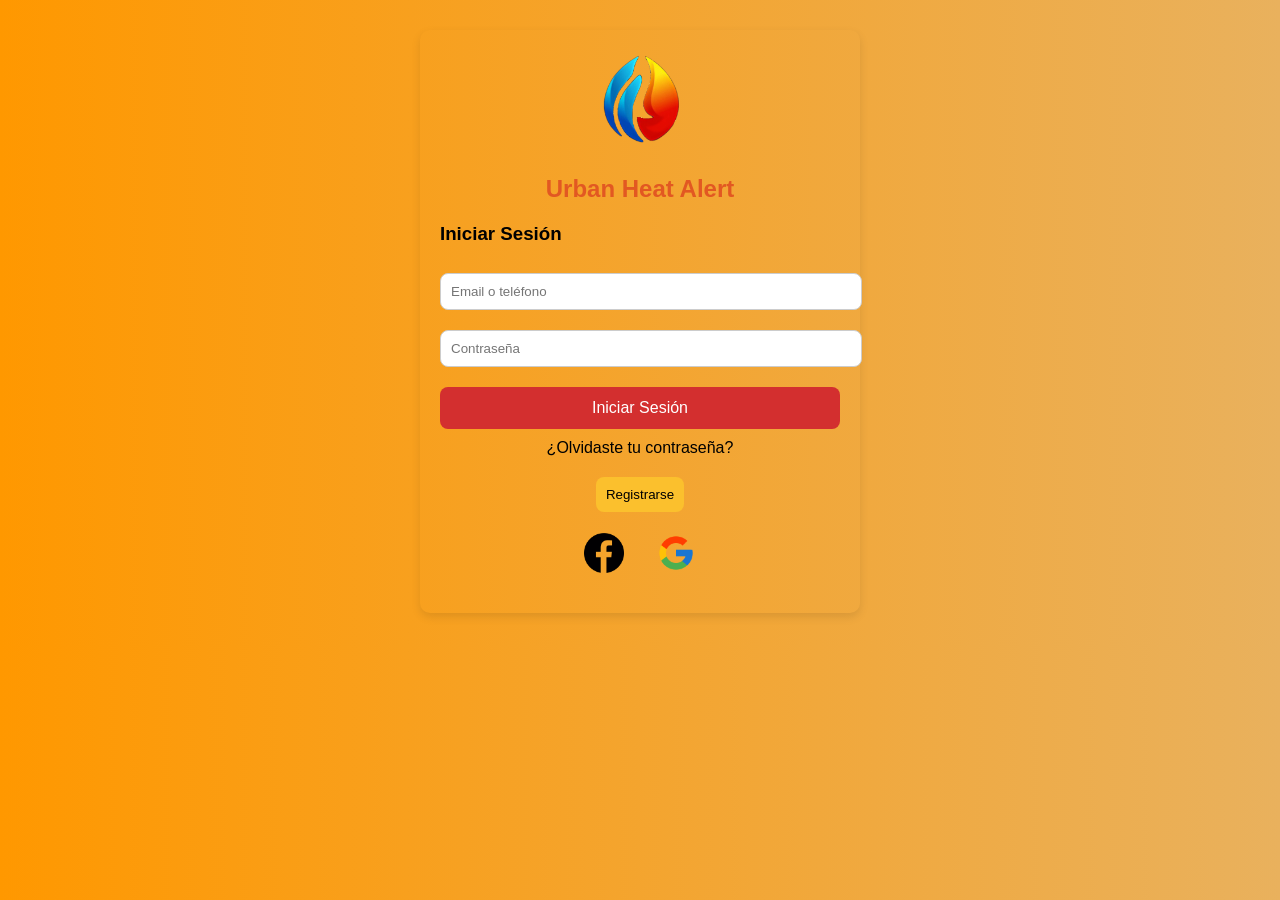
<file: public/index.html>
<!DOCTYPE html>
<html lang="es">
<head>
    <meta charset="UTF-8" />
    <meta name="viewport" content="width=device-width, initial-scale=1.0" />
    <title>Urban Heat Alert</title>

    <!-- Fuente letra -->
    <link href="https://fonts.googleapis.com/css2?family=Roboto&display=swap" rel="stylesheet">

     <!-- Icono de pestaña -->
    <link rel="icon" href="assets/images/UrbanHeatAlert_Logo.png" type="image/png">

    <link rel="stylesheet" href="assets/styles/inicio.css">
</head>
<body>
    <div class="container">
        <!--Logo -->
        <div class="logo">
            <img src="assets/images/UrbanHeatAlert_Logo.png" alt="Urban Heat Alert Logo">
        </div>
       
        <h2>Urban Heat Alert</h2>
        
        <!-- Sección de Inicio de Sesión -->
         <div id="form-section">
            <div id="login-section">
                <h3>Iniciar Sesión</h3>
                <form onsubmit="login(event)">
                <input type="text" id="username" placeholder="Email o teléfono" required />
                <input type="password" id="password" placeholder="Contraseña" required />
                <button class="btn" type="submit">Iniciar Sesión</button>

                <p style="text-align:center; margin: 10px 0;" id="forgot-password-btn" onclick="showForgotPassword()">¿Olvidaste tu contraseña?</p>
                <div class="options">
                    <button onclick="showRegister()">Registrarse</button>
                </div>
            </form>
        </div>

        <!-- Conectar con Redes Sociales (solo en inicio de sesión) -->
        <div class="social-login">
            <button class="social-btn facebook" onclick="socialLogin('Facebook')">
                <img src="assets/images/facebook-icon.png" alt="Facebook Logo" class="social-icon">
            </button>
            <button class="social-btn google" onclick="socialLogin('Google')">
                <img src="assets/images/google-icon.png" alt="Google Logo" class="social-icon">
            </button>
        </div>
    </div>

    <!-- Sección de Registro -->
    <div id="register-section" style="display:none;">
        <h3>Registrarse</h3>
        <input type="text" id="full-name" placeholder="Nombre completo" required />
        <input type="text" id="register-username" placeholder="Email o teléfono" required />
        <input type="text" id="edad" placeholder="Edad" required />
        <input type="password" id="register-password" placeholder="Contraseña" required />
        <input type="password" id="confirm-password" placeholder="Confirmar contraseña" required />
        <button class="btn" onclick="register()">Registrarse</button>
        <div class="options">
            <button onclick="showLogin()">Iniciar Sesión</button>
        </div>
    </div>

    <!-- Sección de Recuperación de Contraseña -->
    <div id="forgot-password-section" style="display:none;">
        <h3>Recuperar Contraseña</h3>
        <p>Elige cómo te gustaría recibir el código para restablecer tu contraseña:</p>
        <button class="btn" onclick="sendCode('sms')">Enviar código por SMS</button>
        <button class="btn" onclick="sendCode('email')">Enviar código por Email</button>
        <div class="options">
            <button onclick="showLogin()">Volver al inicio de sesión</button>
        </div>
    </div>

    <p class="message" id="message"></p>
</div>
</div>

<script src="assets/scripts/inicio.js"></script>

</body>
</html>
</file>
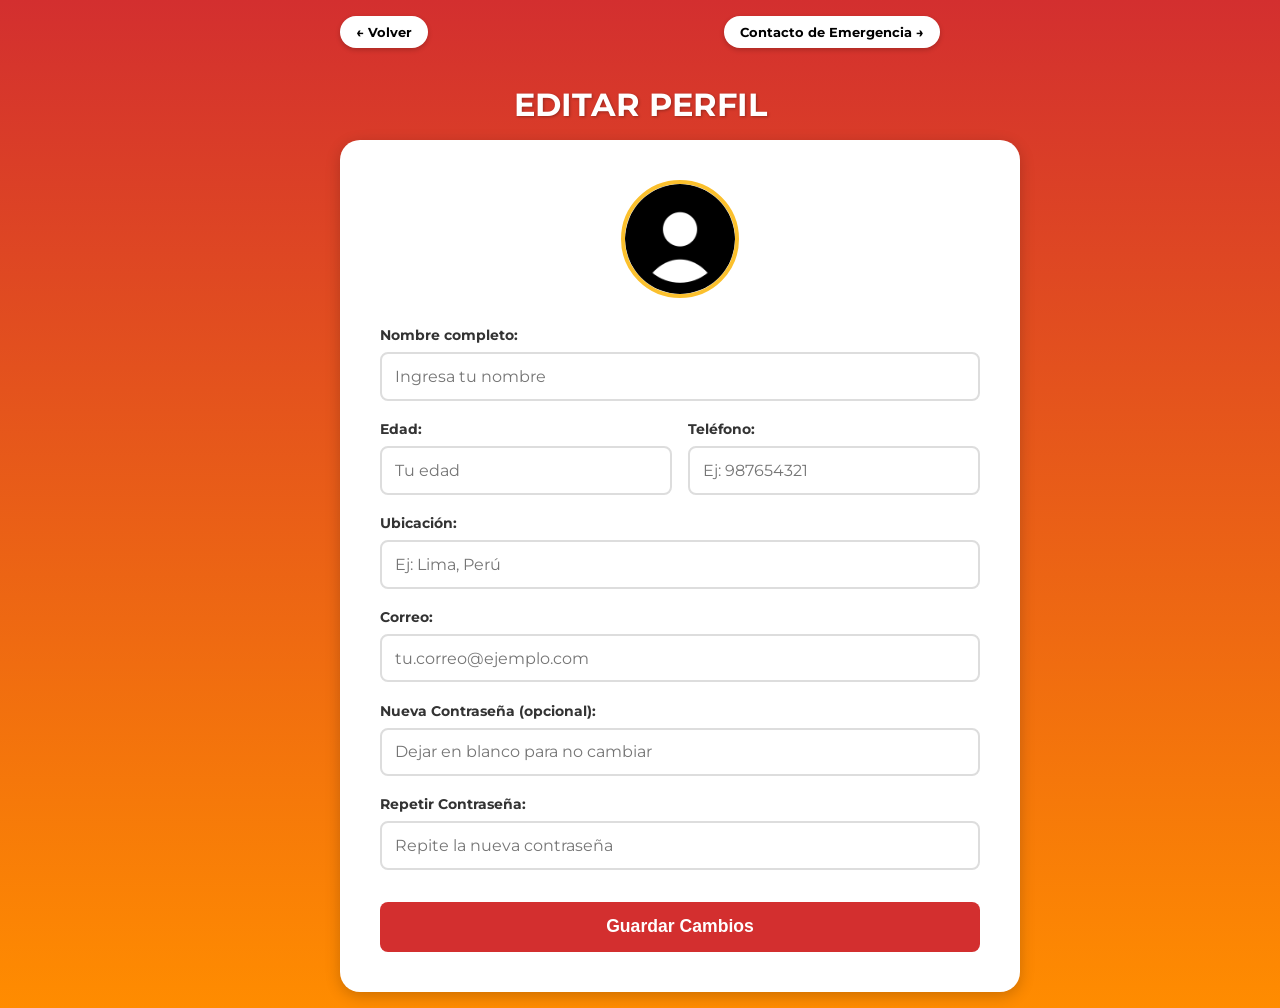
<file: public/cambiar_perfil.html>
<!DOCTYPE html>
<html lang="es">
<head>
  <meta charset="UTF-8">
  <meta name="viewport" content="width=device-width, initial-scale=1.0">
  <title>Editar Perfil - Urban Heat Alert</title>
  <link href="https://fonts.googleapis.com/css2?family=Montserrat:wght@400;700&display=swap" rel="stylesheet">
  <link rel="stylesheet" href="assets/styles/cambiar_perfil.css">
</head>
<body>

<div class="perfil-contenedor">
  
  <div class="perfil-navegacion">
    <button class="btn-volver" onclick="window.location.href='perfil.html'">← Volver</button>
    <button class="btn-contacto" onclick="window.location.href='contacto_emergencia.html'">Contacto de Emergencia →</button>
  </div>

  <main class="seccion-principal">
    <header class="header">
      <h1 class="titulo">EDITAR PERFIL</h1>
    </header>

    <div class="rectangulo">
      
      <div class="imagen-perfil">
        <img src="assets/images/profile.png" alt="Imagen de perfil">
        </div>
      
      <form class="formulario">
        
        <div class="grupo-formulario">
          <label for="nombre-completo">Nombre completo:</label>
          <input type="text" id="nombre-completo" placeholder="Ingresa tu nombre" required>
        </div>

        <div class="formulario-grid">
          <div class="grupo-formulario">
            <label for="edad">Edad:</label>
            <input type="number" id="edad" placeholder="Tu edad" min="1">
          </div>
          <div class="grupo-formulario">
            <label for="telefono">Teléfono:</label>
            <input type="tel" id="telefono" placeholder="Ej: 987654321">
          </div>
        </div>
        
        <div class="grupo-formulario">
          <label for="ubicacion">Ubicación:</label>
          <input type="text" id="ubicacion" placeholder="Ej: Lima, Perú">
        </div>

        <div class="grupo-formulario">
          <label for="email">Correo:</label>
          <input type="email" id="email" placeholder="tu.correo@ejemplo.com" required>
        </div>

        <div class="grupo-formulario">
          <label for="contrasena">Nueva Contraseña (opcional):</label>
          <input type="password" id="contrasena" placeholder="Dejar en blanco para no cambiar">
        </div>
        
        <div class="grupo-formulario">
          <label for="confirmar-contrasena">Repetir Contraseña:</label>
          <input type="password" id="confirmar-contrasena" placeholder="Repite la nueva contraseña">
        </div>

        <div class="boton-formulario">
          <button type="button" onclick="guardarCambios()">Guardar Cambios</button>
        </div>

      </form>
    </div>
  </main>

</div>

<script src="assets/scripts/cambiar_perfil.js"></script>

</body>
</html>
</file>
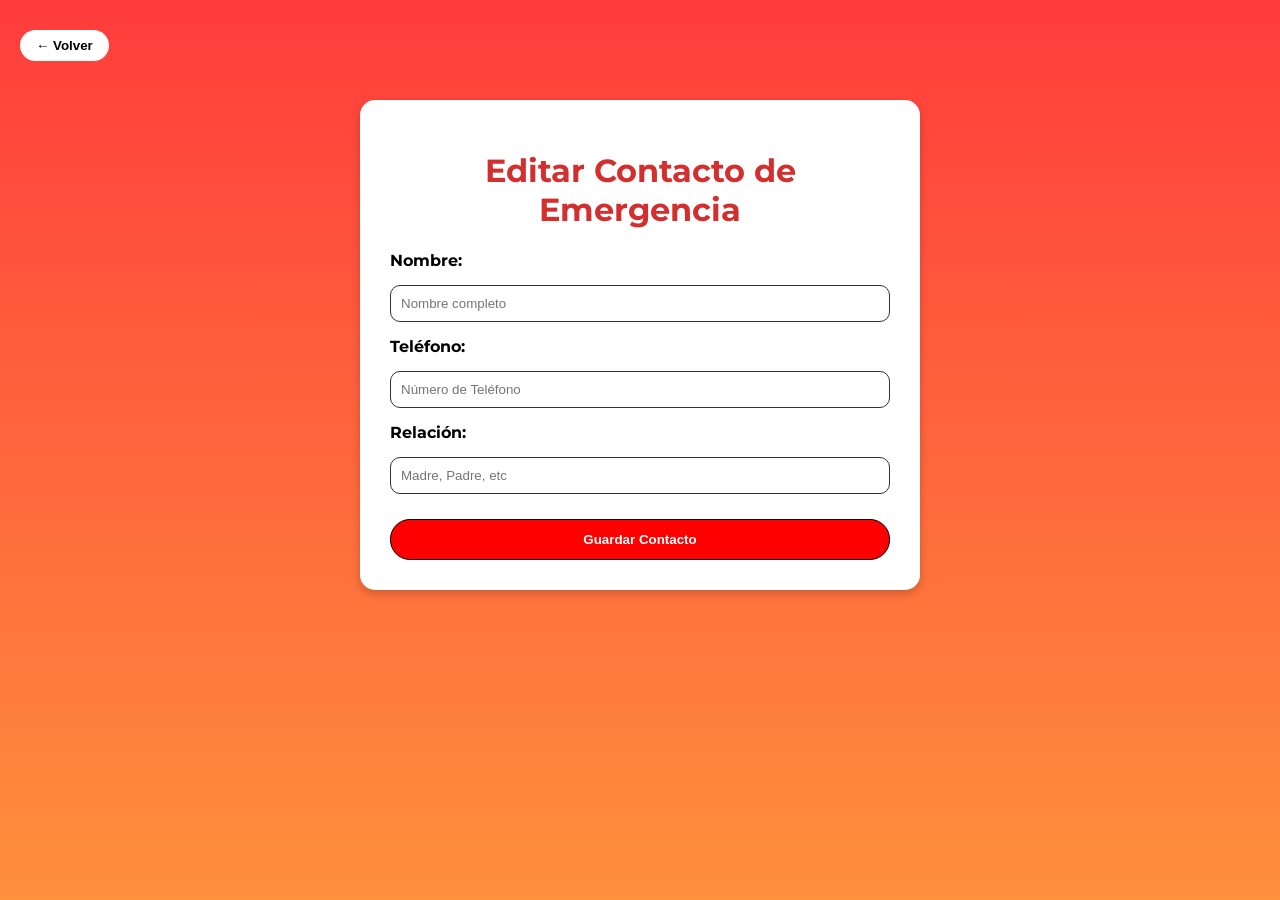
<file: public/contacto_emergencia.html>
<!DOCTYPE html>
<html lang="es">
<head>
  <meta charset="UTF-8">
  <title>Editar Contacto de Emergencia</title>

  <!-- Fuente letra -->
  <link href="https://fonts.googleapis.com/css2?family=Montserrat:wght@700&display=swap" rel="stylesheet">
  
  <link rel="stylesheet" href="assets/styles/contacto_emergencia.css">
</head>
<body>
    <!-- Boton Volver -->
     <button class="btn-volver" onclick="window.location.href='cambiar_perfil.html'">← Volver</button>
     
     <!-- Contenedor principal -->
     <div class="container">
         <h1>Editar Contacto de Emergencia</h1>
         
         <!-- Formulario -->
          <form class="formulario">
            <label for="contacto-nombre">Nombre:</label>
            <input type="text" id="contacto-nombre" placeholder="Nombre completo">
            
            <label for="contacto-telefono">Teléfono:</label>
            <input type="tel" id="contacto-telefono" placeholder="Número de Teléfono">

            <label for="contacto-relacion">Relación:</label>
            <input type="text" id="contacto-relacion" placeholder="Madre, Padre, etc">

      <button type="button" onclick="guardarContactoEmergencia()">Guardar Contacto</button>
    </form>
  </div>

  <script src="assets/scripts/contacto_emergencia.js"></script>
</body>
</html>
</file>
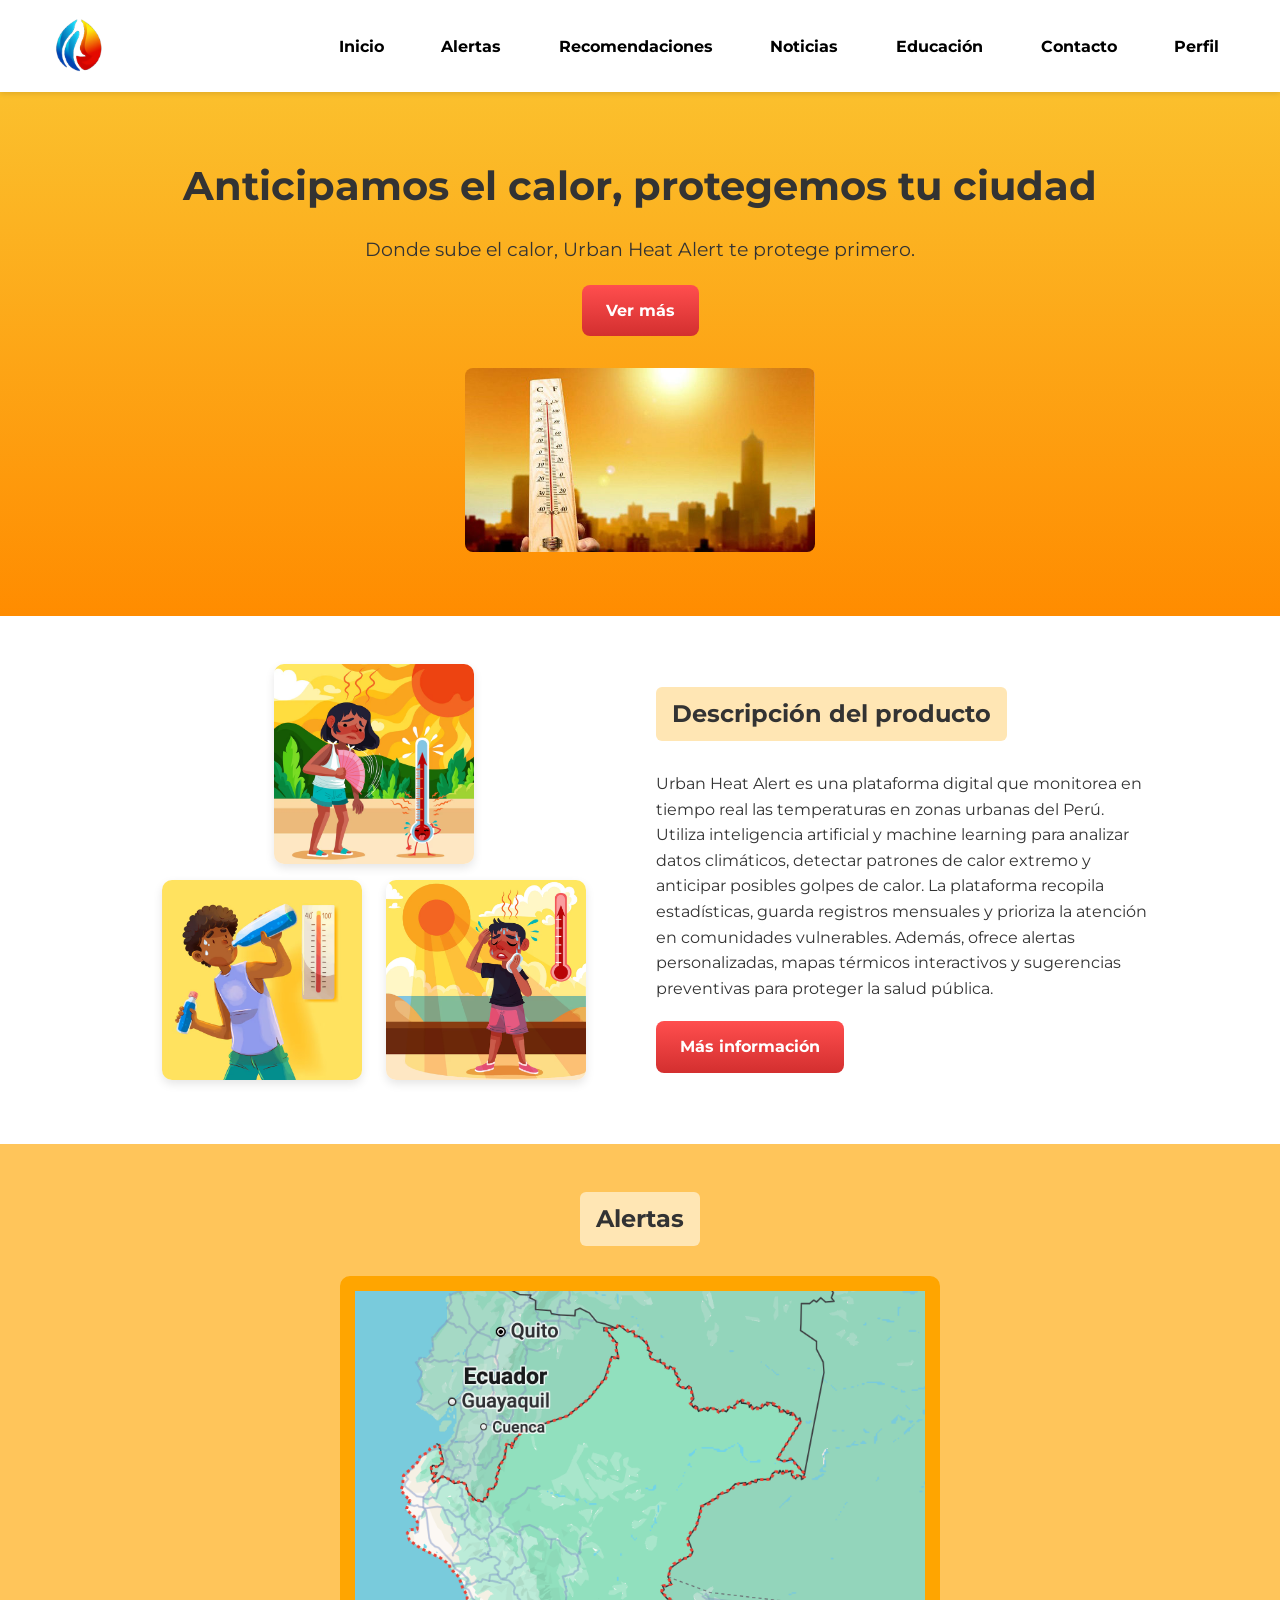
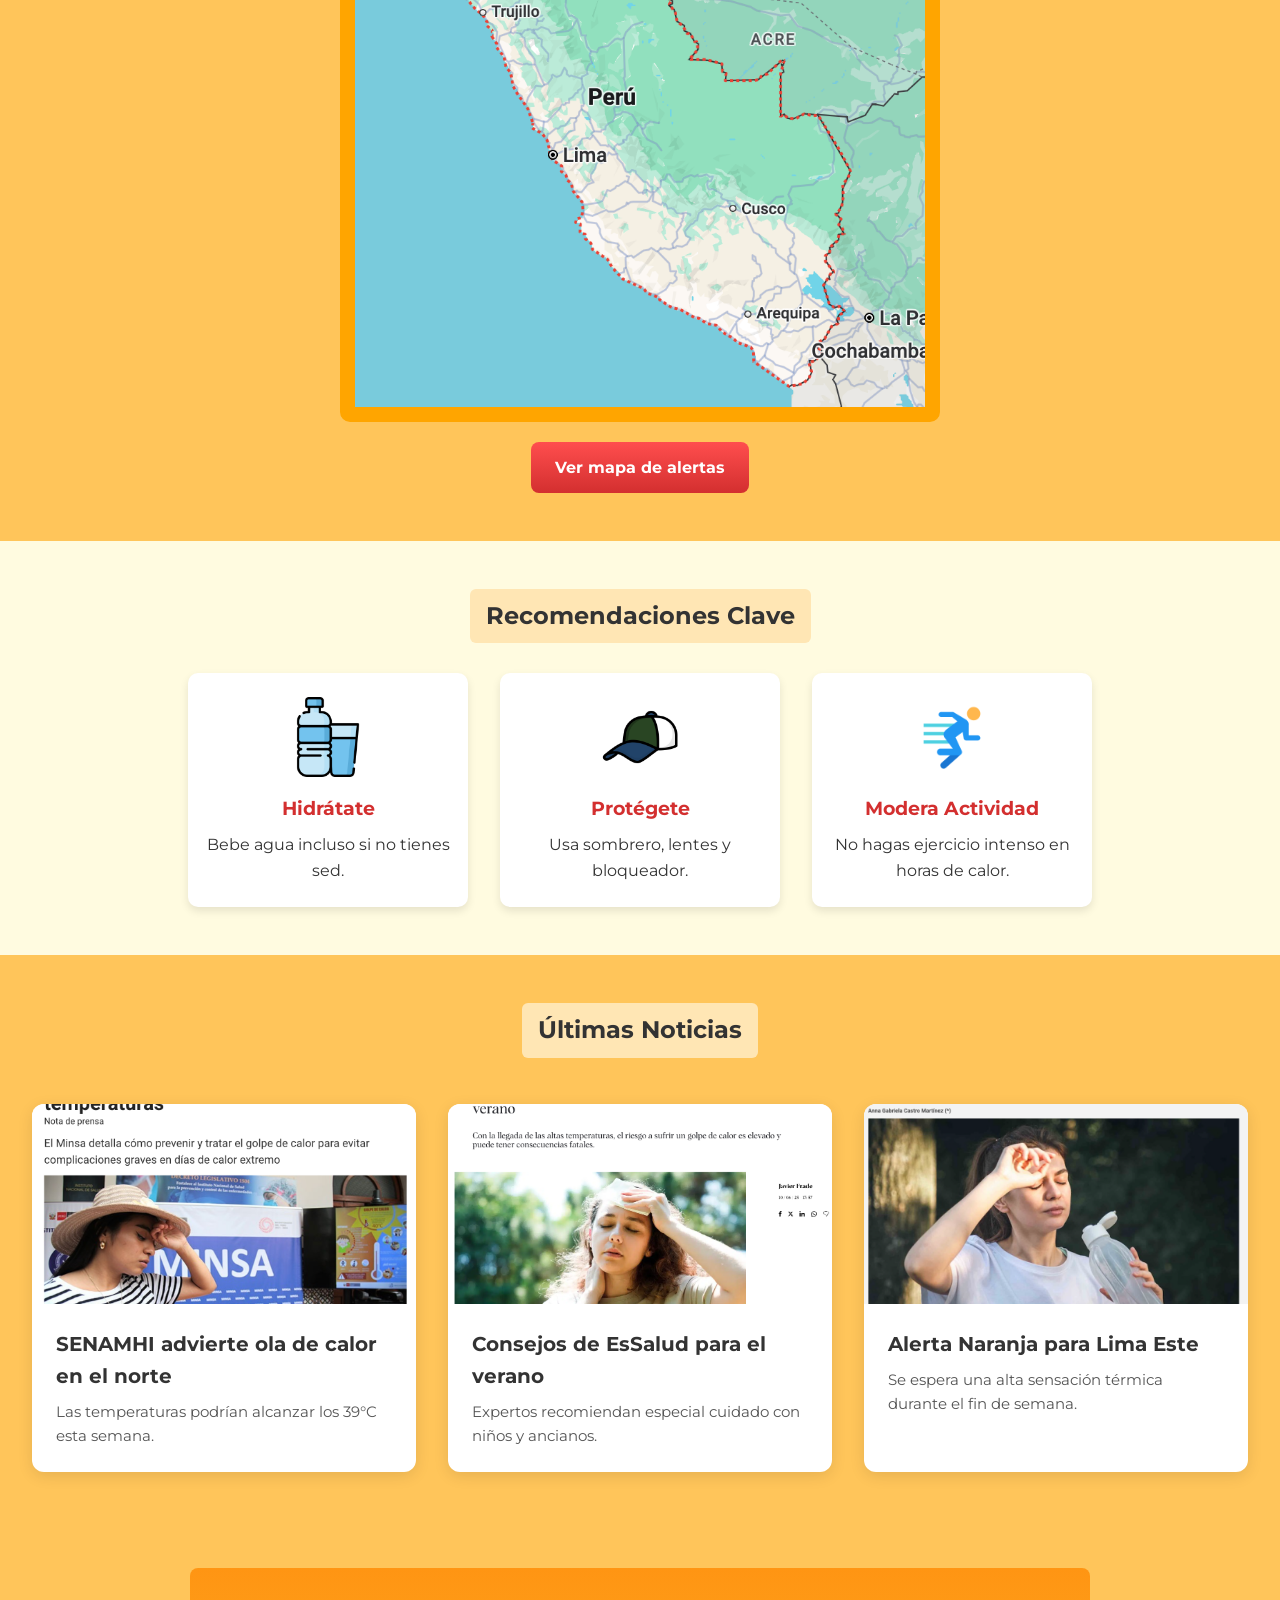
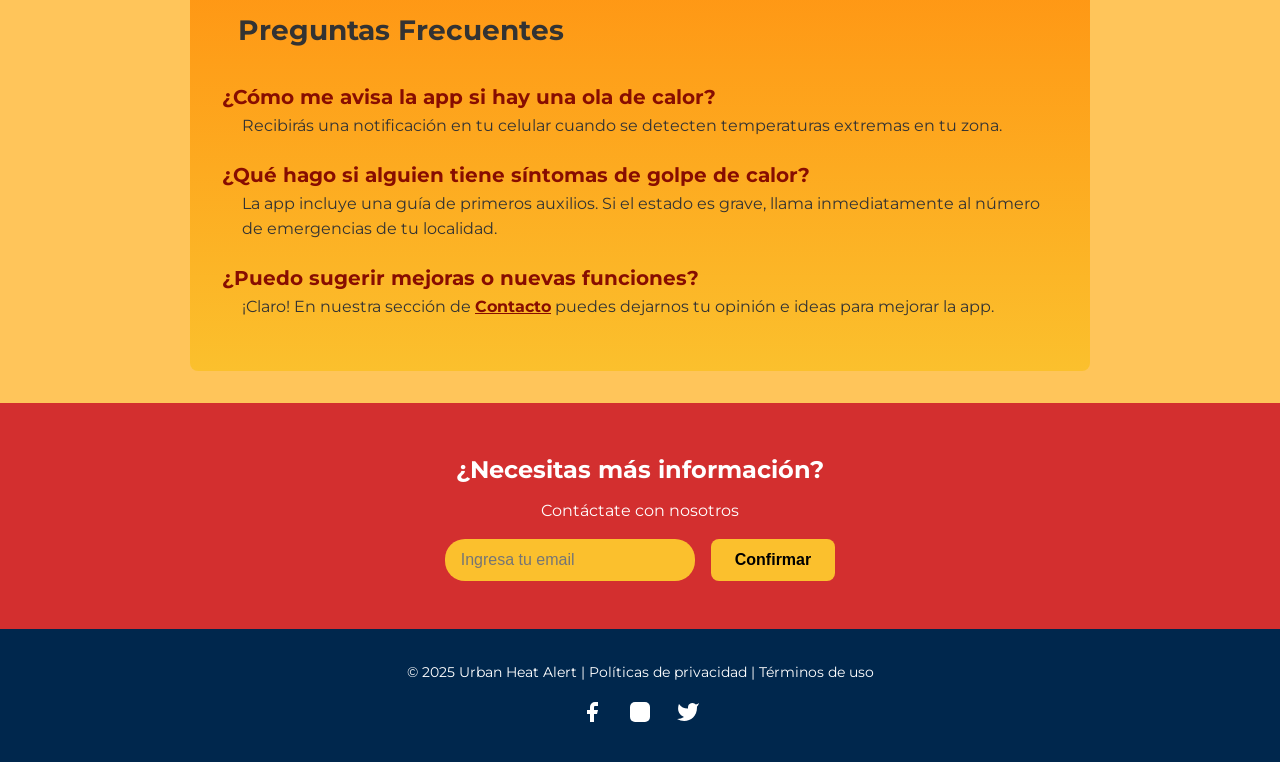
<file: public/menu.html>
<!DOCTYPE html>
<html lang="es">
<head>
  <meta charset="UTF-8">
  <meta name="viewport" content="width=device-width, initial-scale=1.0">
  <title>Urban Heat Alert - Inicio</title>

  <link href="https://fonts.googleapis.com/css2?family=Montserrat:wght@400;700&display=swap" rel="stylesheet">
  
  <link rel="icon" href="favicon.ico" type="image/x-icon">
  <link rel="icon" type="image/png" sizes="32x32" href="favicon-32x32.png">
  <link rel="icon" type="image/png" sizes="16x16" href="favicon-16x16.png">
  <link rel="apple-touch-icon" sizes="180x180" href="apple-touch-icon.png">
  <link rel="manifest" href="site.webmanifest">
  
  <link rel="stylesheet" href="assets/styles/menu.css">
</head>
<body>
  
  <header>
    <nav class="navbar">
      <div class="logo">
        <img src="assets/images/UrbanHeatAlert_Logo.png" alt="Logo Urban Heat Alert">
      </div>
      
      <button class="menu-hamburguesa" aria-label="Abrir menú">
        ☰
      </button>

      <ul class="nav-links">
        <li><a href="menu.html">Inicio</a></li>
        <li><a href="alertas.html">Alertas</a></li>
        <li><a href="recomendaciones.html">Recomendaciones</a></li>
        <li><a href="noticias.html">Noticias</a></li>
        <li><a href="educacion.html">Educación</a></li>
        <li><a href="contacto.html">Contacto</a></li>
        <li><a href="perfil.html" class="perfil-link">Perfil</a></li>
      </ul>
    </nav>
  </header>

  <main>
    <section class="hero">
      <div class="hero-texto">
        <h1>Anticipamos el calor, protegemos tu ciudad</h1>
        <p>Donde sube el calor, Urban Heat Alert te protege primero.</p>
        <a href="#seccion-descripcion" class="btn_Ver_mas">Ver más</a>
      </div>
      <div class="hero-imagen">
        <img src="assets/images/termometro.jpg" alt="Ciudad con sol intenso">
      </div>
    </section>

    <section id="seccion-descripcion" class="descripcion">
      <div class="ilustraciones">
        <div class="fila fila-superior">
          <img src="assets/images/Imagen1.avif" alt="Niña con calor">
        </div>
        <div class="fila fila-inferior">
          <img src="assets/images/Imagen2.avif" alt="Persona tomando agua">
          <img src="assets/images/Imagen3.avif" alt="Persona en playa con calor">
        </div>
      </div>
      <div class="texto-descripcion">
        <h2>Descripción del producto</h2>
        <p>Urban Heat Alert es una plataforma digital que monitorea en tiempo real las temperaturas en zonas urbanas del Perú. Utiliza inteligencia artificial y machine learning para analizar datos climáticos, detectar patrones de calor extremo y anticipar posibles golpes de calor. La plataforma recopila estadísticas, guarda registros mensuales y prioriza la atención en comunidades vulnerables. Además, ofrece alertas personalizadas, mapas térmicos interactivos y sugerencias preventivas para proteger la salud pública.</p>
        <a href="educacion.html" class="btn_Informacion">Más información</a>
      </div>
    </section>

    <section class="alertas">
      <h2>Alertas</h2>
      <a href="alertas.html" class="enlace-mapa">
        <img src="assets/images/Mapa_Peru.png" alt="Mapa de calor de Perú">
      </a>
      <a href="alertas.html" class="btn_Mapa">Ver mapa de alertas</a>
    </section>

    <section class="recomendaciones">
      <h2>Recomendaciones Clave</h2>
      <div class="tarjetas">
        <div class="tarjeta">
          <img src="assets/images/water.png" alt="Hidratación constante">
          <h3>Hidrátate</h3>
          <p>Bebe agua incluso si no tienes sed.</p>
        </div>
        <div class="tarjeta">
          <img src="assets/images/gorra.png" alt="Evita sol directo">
          <h3>Protégete</h3>
          <p>Usa sombrero, lentes y bloqueador.</p>
        </div>
        <div class="tarjeta">
          <img src="assets/images/run.png" alt="Evita esfuerzo físico">
          <h3>Modera Actividad</h3>
          <p>No hagas ejercicio intenso en horas de calor.</p>
        </div>
      </div>
    </section>

    <section class="noticias">
      <h2>Últimas Noticias</h2>
      <div class="carousel">
        <article class="noticia-tarjeta">
          <a href="noticias.html">
            <img src="assets/images/Noticia1.png" alt="Noticia 1">
            <div class="tarjeta-contenido">
              <h3>SENAMHI advierte ola de calor en el norte</h3>
              <p>Las temperaturas podrían alcanzar los 39°C esta semana.</p>
            </div>
          </a>
        </article>
        <article class="noticia-tarjeta">
          <a href="noticias.html">
            <img src="assets/images/Noticia2.png" alt="Noticia 2">
            <div class="tarjeta-contenido">
              <h3>Consejos de EsSalud para el verano</h3>
              <p>Expertos recomiendan especial cuidado con niños y ancianos.</p>
            </div>
          </a>
        </article>
        <article class="noticia-tarjeta">
          <a href="noticias.html">
            <img src="assets/images/Noticia3.png" alt="Noticia 3">
            <div class="tarjeta-contenido">
              <h3>Alerta Naranja para Lima Este</h3>
              <p>Se espera una alta sensación térmica durante el fin de semana.</p>
            </div>
          </a>
        </article>
      </div>
    </section>

    <section class="faq">
      <h2>Preguntas Frecuentes</h2>
      <div class="faq-item">
        <h3>¿Cómo me avisa la app si hay una ola de calor?</h3>
        <p>Recibirás una notificación en tu celular cuando se detecten temperaturas extremas en tu zona.</p>
      </div>
      <div class="faq-item">
        <h3>¿Qué hago si alguien tiene síntomas de golpe de calor?</h3>
        <p>La app incluye una guía de primeros auxilios. Si el estado es grave, llama inmediatamente al número de emergencias de tu localidad.</p>
      </div>
      <div class="faq-item">
        <h3>¿Puedo sugerir mejoras o nuevas funciones?</h3>
        <p>¡Claro! En nuestra sección de <a href="contacto.html">Contacto</a> puedes dejarnos tu opinión e ideas para mejorar la app.</p>
      </div>
    </section>

    <section class="contacto">
      <h3>¿Necesitas más información?</h3>
      <p>Contáctate con nosotros</p>
      <form class="formulario-contacto">
        <label for="email-contacto" class="sr-only">Ingresa tu email</label>
        <input type="email" id="email-contacto" placeholder="Ingresa tu email" required>
        <button type="submit">Confirmar</button>
      </form>
    </section>
  </main>

  <footer>
    <p>&copy; 2025 Urban Heat Alert | Políticas de privacidad | Términos de uso</p>
    <div class="redes-sociales">
      <a href="#" aria-label="Facebook"><svg width="24" height="24" viewBox="0 0 24 24" fill="currentColor"><path d="M18 2h-3a5 5 0 0 0-5 5v3H7v4h3v8h4v-8h3l1-4h-4V7a1 1 0 0 1 1-1h3z"></path></svg></a>
      <a href="#" aria-label="Instagram"><svg width="24" height="24" viewBox="0 0 24 24" fill="currentColor"><rect x="2" y="2" width="20" height="20" rx="5" ry="5"></rect><path d="M16 11.37A4 4 0 1 1 12.63 8 4 4 0 0 1 16 11.37z"></path><line x1="17.5" y1="6.5" x2="17.51" y2="6.5" stroke="currentColor" stroke-width="2"></line></svg></a>
      <a href="#" aria-label="Twitter"><svg width="24" height="24" viewBox="0 0 24 24" fill="currentColor"><path d="M23 3a10.9 10.9 0 0 1-3.14 1.53 4.48 4.48 0 0 0-7.86 3v1A10.66 10.66 0 0 1 3 4s-4 9 5 13a11.64 11.64 0 0 1-7 2c9 5 20 0 20-11.5a4.5 4.5 0 0 0-.08-.83A7.72 7.72 0 0 0 23 3z"></path></svg></a>
    </div>
  </footer>

  <script src="assets/scripts/main.js"></script>

</body>
</html>
</file>
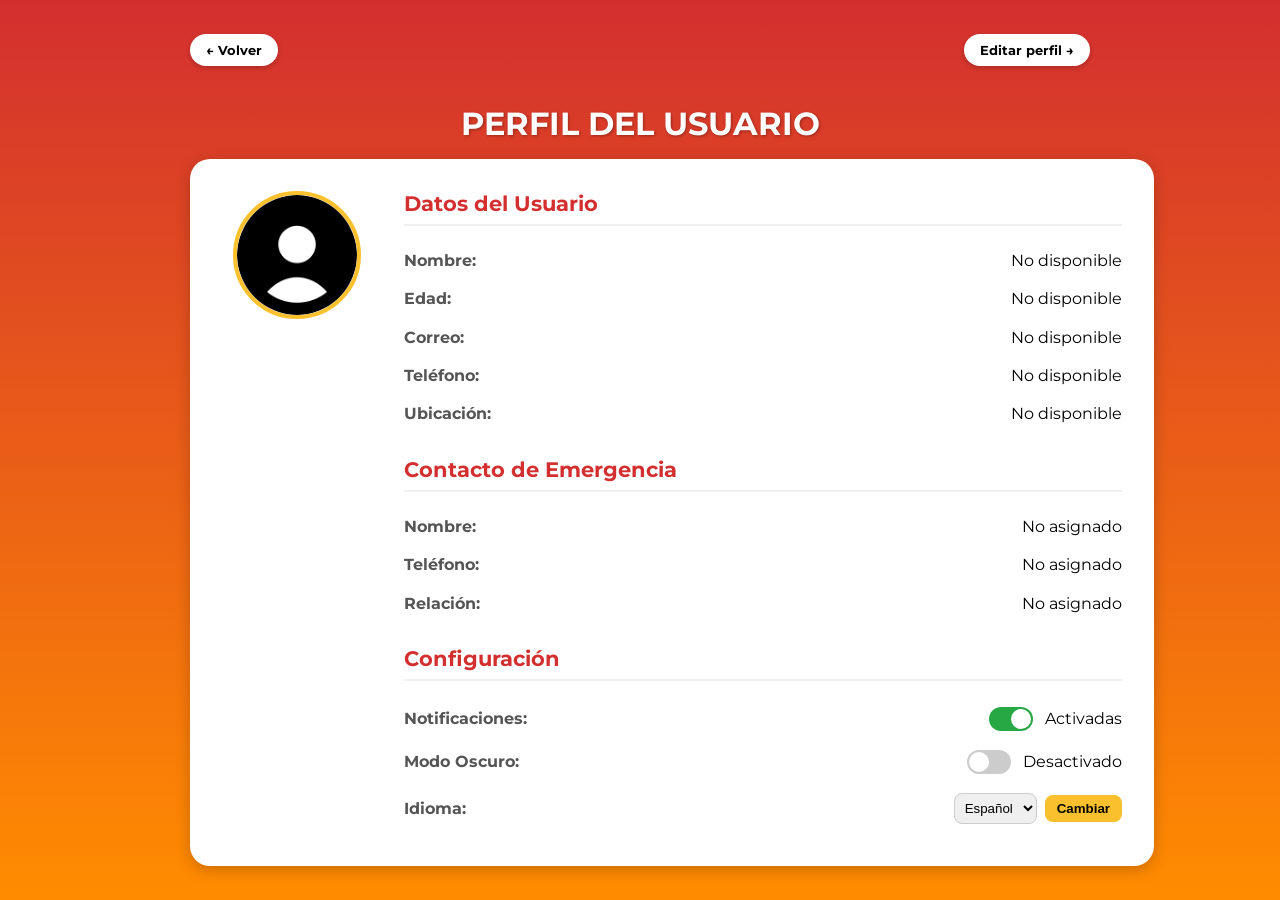
<file: public/perfil.html>
<!DOCTYPE html>
<html lang="es">
<head>
  <meta charset="UTF-8">
  <meta name="viewport" content="width=device-width, initial-scale=1.0">
  <title>Perfil del Usuario - Urban Heat Alert</title>
  <link href="https://fonts.googleapis.com/css2?family=Montserrat:wght@400;700&display=swap" rel="stylesheet">
  <link rel="stylesheet" href="assets/styles/perfil.css">
</head>
<body>

<div class="perfil-contenedor">
  
  <div class="perfil-navegacion">
    <button class="btn-volver" onclick="window.location.href='menu.html'">← Volver</button>
    <button class="btn-cambiar" onclick="window.location.href='cambiar_perfil.html'">Editar perfil →</button>
  </div>

  <main class="seccion-principal">
    <header class="header">
      <h1 class="titulo">PERFIL DEL USUARIO</h1>
    </header>

    <div class="rectangulo">
      
      <div class="imagen-perfil">
        <img src="assets/images/profile.png" alt="Imagen de perfil del usuario">
      </div>

      <div class="datos-perfil">

        <article class="info-bloque">
          <h2>Datos del Usuario</h2>
          <div class="dato-item">
            <span class="etiqueta">Nombre:</span>
            <span class="valor" id="Unombre"></span>
          </div>
          <div class="dato-item">
            <span class="etiqueta">Edad:</span>
            <span class="valor" id="edad"></span>
          </div>
          <div class="dato-item">
            <span class="etiqueta">Correo:</span>
            <span class="valor" id="Uemail"></span>
          </div>
          <div class="dato-item">
            <span class="etiqueta">Teléfono:</span>
            <span class="valor" id="Utelefono"></span>
          </div>
          <div class="dato-item">
            <span class="etiqueta">Ubicación:</span>
            <span class="valor" id="ubicacion"></span>
          </div>
        </article>

        <article class="info-bloque">
          <h2>Contacto de Emergencia</h2>
          <div class="dato-item">
            <span class="etiqueta">Nombre:</span>
            <span class="valor" id="emergencia-nombre"></span>
          </div>
          <div class="dato-item">
            <span class="etiqueta">Teléfono:</span>
            <span class="valor" id="emergencia-telefono"></span>
          </div>
          <div class="dato-item">
            <span class="etiqueta">Relación:</span>
            <span class="valor" id="emergencia-relacion"></span>
          </div>
        </article>
        
        <article class="info-bloque">
            <h2>Configuración</h2>
            <div class="dato-item">
              <span class="etiqueta">Notificaciones:</span>
              <div class="interruptor-contenedor">
                  <input type="checkbox" id="notificaciones-toggle" class="interruptor-checkbox" checked>
                  <label for="notificaciones-toggle" class="interruptor-etiqueta"></label>
                  <span class="interruptor-texto">Activadas</span>
              </div>
            </div>
            <div class="dato-item">
              <span class="etiqueta">Modo Oscuro:</span>
              <div class="interruptor-contenedor">
                <input type="checkbox" id="modo-oscuro-toggle" class="interruptor-checkbox">
                <label for="modo-oscuro-toggle" class="interruptor-etiqueta"></label>
                <span class="interruptor-texto modo-oscuro-texto">Desactivado</span>
              </div>
            </div>
            <div class="dato-item selector-idioma">
              <label for="idioma" class="etiqueta">Idioma:</label>
              <div class="control-idioma">
                <select id="idioma">
                  <option value="es">Español</option>
                  <option value="en">Inglés</option>
                </select>
                <button class="cambiar" onclick="mostrarErrorIdioma()">Cambiar</button>
              </div>
            </div>
        </article>
        
      </div>
    </div>
  </main>

</div>

<script src="assets/scripts/perfil.js"></script>

</body>
</html>
</file>
<file: public/assets/styles/inicio.css>
body {
  margin: 0;
  background:linear-gradient(to left, #e9b15d,#FF9800);
  font-family: 'Montserrat', sans-serif;
}

/*Contenedor Principal*/
.container {
  width: 100%;
  max-width: 400px;
  margin: 30px auto;
  padding: 20px;
  background: linear-gradient(#ffffff);
  border-radius: 10px;
  box-shadow: 0 4px 10px rgba(0, 0, 0, 0.1);
}

/*Logo*/
.logo {
  text-align: center;
  margin-bottom: 20px;
}.logo img {
  width: 100px;
}

/*Titulo*/
h2 {
  text-align: center;
  color: #e25822;
  margin-bottom: 20px;
}

/*Inputs*/
input[type="text"], input[type="password"], input[type="email"], input[type="Name"], input[type="confirmed password"], input[type="edad"] {
  width: 100%;
  padding: 10px;
  margin: 10px 0;
  border: 1px solid #ccc;
  border-radius: 8px;
}

/*Botones*/
.btn {
  width: 100%;
  padding: 12px;
  background-color: #D32F2F;
  color: white;
  border: none;
  border-radius: 8px;
  cursor: pointer;
  font-size: 16px;
  margin-top: 10px;
}.btn:hover {
  background-color: #e02727;
}

.options {
  display: flex;
  justify-content: space-around;
  margin: 20px 0;
}.options button {
  padding: 10px;
  border-radius: 8px;
  border: none;
  cursor: pointer;
  background-color: #FBC02D;
}

/*Mensajes*/
.message {
  text-align: center;
  color: #e02727;
  font-weight: bold;
  margin-top: 10px;
}

/*Redes Sociales*/
.social-login {
  display: flex;
  justify-content: center;
  margin-top: 20px;
}.social-btn {
  background: none;
  border: none;
  margin: 0 10px;
  cursor: pointer;
}.social-icon {
  width: 40px;
  height: 40px;
}

.method-selection {
  display: flex;
  justify-content: center;
  margin-top: 20px;
}.method-btn {
  background: none;
  border: none;
  margin: 0 10px;
  cursor: pointer;
}.method-icon {
  width: 40px;
  height: 40px;
}
</file>
<file: public/assets/styles/cambiar_perfil.css>
body {
  margin: 0;
  min-height: 100vh;
  background: linear-gradient(to bottom, #d32f2f, #ff8c00);
  font-family: 'Montserrat', sans-serif;
  display: flex;
  justify-content: center;
  align-items: center;
  padding: 1rem;
  box-sizing: border-box;
}

.perfil-contenedor {
  width: 100%;
  max-width: 600px;
  display: flex;
  flex-direction: column;
}

.perfil-navegacion {
  display: flex;
  justify-content: space-between;
  width: 100%;
  margin-bottom: 1rem;
}

.btn-volver,
.btn-contacto {
  background-color: white;
  color: black;
  font-weight: bold;
  padding: 8px 16px;
  border-radius: 20px;
  text-decoration: none;
  font-family: 'Montserrat', sans-serif;
  transition: background-color 0.3s, color 0.3s;
  border: none;
  cursor: pointer;
  box-shadow: 0 2px 5px rgba(0,0,0,0.2);
}

.btn-volver:hover,
.btn-contacto:hover {
  background-color: black;
  color: white;
}

.seccion-principal .titulo {
  color: white;
  text-align: center;
  margin-bottom: 1rem;
  font-size: 2rem;
  font-weight: 700;
  text-shadow: 1px 1px 3px rgba(0,0,0,0.3);
}

.rectangulo {
  background-color: white;
  border-radius: 20px;
  width: 100%;
  box-shadow: 0 4px 15px rgba(0, 0, 0, 0.2);
  padding: 2.5rem;
}

.imagen-perfil {
  text-align: center;
  margin-bottom: 1.5rem;
}

.imagen-perfil img {
  width: 110px;
  height: 110px;
  border-radius: 50%;
  border: 4px solid #fbc02d;
  object-fit: cover;
}

.formulario {
  width: 100%;
}

.grupo-formulario {
  margin-bottom: 1.2rem;
}

.grupo-formulario label {
  display: block;
  font-weight: 700;
  color: #333;
  margin-bottom: 0.5rem;
  font-size: 0.9rem;
}

.grupo-formulario input {
  width: 100%;
  padding: 0.8rem;
  border: 2px solid #ddd;
  border-radius: 8px;
  font-size: 1rem;
  font-family: 'Montserrat', sans-serif;
  box-sizing: border-box;
  transition: border-color 0.3s ease;
}

.grupo-formulario input:focus {
  border-color: #d32f2f;
  outline: none;
}

.formulario-grid {
  display: grid;
  grid-template-columns: 1fr 1fr;
  gap: 1rem;
}

.boton-formulario {
  margin-top: 2rem;
}

.boton-formulario button {
  width: 100%;
  padding: 0.9rem;
  font-size: 1.1rem;
  font-weight: 700;
  color: white;
  background-color: #d32f2f;
  border: none;
  border-radius: 8px;
  cursor: pointer;
  transition: background-color 0.3s ease;
}

.boton-formulario button:hover {
  background-color: #b71c1c;
}

@media (max-width: 600px) {
  .formulario-grid {
    grid-template-columns: 1fr;
  }
}
</file>
<file: public/assets/styles/contacto_emergencia.css>
body {
  margin: 0;
  background: linear-gradient(to bottom, #ff3c3c, #ff903c);
  font-family: 'Montserrat', sans-serif;
  display: flex;
  flex-direction: column;
  align-items: center;
  min-height: 100vh;
}

/*Boton Volver*/
.btn-volver {
  position: absolute;
  top: 20px;
  left: 20px;
  background-color: white;
  color: black;
  font-weight: bold;
  padding: 8px 16px;
  border-radius: 20px;
  text-decoration: none;
  border: none;
  cursor: pointer;
}

/*Contenedor Principal*/
.container {
  background-color: white;
  border-radius: 15px;
  padding: 30px;
  margin-top: 100px;
  width: 90%;
  max-width: 500px;
  box-shadow: 0 4px 10px rgba(0, 0, 0, 0.2);
}

/*Titulo*/
h1 {
  text-align: center;
  color: #d32f2f;
}

/*Formulario*/
.formulario {
  display: flex;
  flex-direction: column;
  gap: 15px;
}

label {
  font-weight: bold;
}

input {
  padding: 10px;
  border-radius: 10px;
  border: 1.5px solid #333;
}

button {
  background-color: red;
  color: white;
  font-weight: bold;
  border: 1px solid #000;
  border-radius: 20px;
  padding: 12px;
  cursor: pointer;
  margin-top: 10px;
}
</file>
<file: public/assets/styles/menu.css>
* {
  margin: 0;
  padding: 0;
  box-sizing: border-box;
}

body {
  background-color: #ffc55a;
  color: #333;
  line-height: 1.6;
  font-family: 'Montserrat', sans-serif;
  padding-top: 90px; 
}

h1, h2, h3, h4, h5, h6 {
  font-family: 'Montserrat', sans-serif;
}

img {
  display: block;
  margin-left: auto;
  margin-right: auto;
  max-width: 100%;
  height: auto;
}

section {
  padding: 2rem 1rem;
}

h2 {
  background-color: #ffe6b4; 
  padding: 0.5rem 1rem;
  margin-bottom: 30px;
  border-radius: 6px;
  display: inline-block;
  text-align: center;
}

header {
  background: white;
  color: #000000;
  padding: 1rem;
  position: fixed;
  top: 0;
  left: 0;
  width: 100%;
  z-index: 1000;
  box-shadow: 0 2px 5px rgba(0,0,0,0.1);
}

nav {
  display: flex;
  justify-content: space-between;
  align-items: center;
  flex-wrap: wrap;
  padding: 0 2rem;
}

nav ul {
  list-style: none;
  display: flex;
  gap: 2rem;
  margin: 0;
}

nav a {
  color: #000000;
  text-decoration: none;
  font-weight: bold;
  padding: 0.3rem 0.8rem;
  border-radius: 10px;
  transition: background-color 0.3s ease;
}

nav a:hover {
  background-color: #ffa500;
  color: white;
}

.perfil-link:hover {
  background-color: #4CAF50;
  color: white;
}

.logo img {
  width: 60px;
  max-width: 150px;
  height: auto;
}

.hero {
  display: flex;
  flex-wrap: wrap;
  justify-content: center;     
  align-items: center;         
  padding: 4rem 2rem;
  background: linear-gradient(#FBC02D, #ff8c00);
  gap: 2rem;           
  text-align: center;
}

.hero-texto h1 {
  font-size: 2.5rem;
  margin-bottom: 1rem;
  color: #333;
}

.hero-texto p {
  font-size: 1.2rem;
}

.hero-imagen img {
  max-width: 350px;
  border-radius: 8px;
}

.descripcion {
  display: flex;
  flex-wrap: wrap;
  justify-content: center;
  align-items: center;
  gap: 2rem;
  padding: 3rem 2rem;
  background-color: #fff;
}

.ilustraciones {
  display: flex;
  flex-direction: column;
  align-items: center;
  flex: 1;
  max-width: 500px;
}

.fila {
  display: flex;
  justify-content: center;
  gap: 1.5rem;
  margin-bottom: 1rem;
}

.fila img {
  width: 200px;
  border-radius: 10px;
  box-shadow: 0 4px 10px rgba(0,0,0,0.1);
}

.texto-descripcion {
  flex: 1;
  max-width: 500px;
}

.texto-descripcion h2 {
  text-align: left;
}

.alertas {
  text-align: center;
  padding: 3rem 2rem;
}

.alertas .enlace-mapa img {
  width: 100%;
  max-width: 600px;
  border: 15px solid #FFA500; 
  border-radius: 10px;
  transition: transform 0.3s ease, box-shadow 0.3s ease;
}

.alertas .enlace-mapa:hover img {
  transform: scale(1.03);
  box-shadow: 0 10px 20px rgba(0,0,0,0.2);
}

.recomendaciones {
  text-align: center;
  padding: 3rem 2rem;
  background-color: #fffbe0;
}

.recomendaciones .tarjetas {
  display: flex;
  flex-wrap: wrap;
  justify-content: center;
  gap: 2rem;
}

.recomendaciones .tarjeta {
  background-color: #fff;
  padding: 1.5rem 1rem;
  border-radius: 10px;
  width: 280px;
  box-shadow: 0 4px 8px rgba(0,0,0,0.1);
  text-align: center; 
}

.recomendaciones .tarjeta img {
  width: 80px; 
  height: 80px;
  margin-bottom: 1rem;
}

.recomendaciones .tarjeta h3 {
  font-size: 1.2rem;
  margin-bottom: 0.5rem;
  color: #d32f2f;
}

.noticias {
  text-align: center;
  padding: 3rem 2rem;
}

.noticias .carousel {
  display: grid;
  grid-template-columns: repeat(auto-fit, minmax(300px, 1fr));
  gap: 2rem;
  padding: 1rem 0;
}

.noticias .noticia-tarjeta {
  background-color: white;
  border-radius: 12px;
  box-shadow: 0 4px 15px rgba(0,0,0,0.1);
  overflow: hidden;
  text-align: left;
  transition: transform 0.3s ease, box-shadow 0.3s ease;
}

.noticias .noticia-tarjeta:hover {
  transform: translateY(-8px);
  box-shadow: 0 8px 25px rgba(0,0,0,0.15);
}

.noticias .noticia-tarjeta a {
  text-decoration: none;
  color: inherit;
}

.noticias .noticia-tarjeta img {
  width: 100%;
  height: 200px;
  object-fit: cover;
}

.noticias .tarjeta-contenido {
  padding: 1.5rem;
}

.noticias .tarjeta-contenido h3 {
  font-size: 1.25rem;
  margin: 0 0 0.5rem 0;
}

.noticias .tarjeta-contenido p {
  font-size: 0.95rem;
  color: #555;
}

.faq {
  margin: 2rem auto;
  padding: 2rem;
  background: linear-gradient(#ff9513, #FBC02D);
  border-radius: 8px;
  max-width: 900px;
}

.faq h2 {
  text-align: center;
  font-size: 28px;
  margin-bottom: 20px;
  background-color: transparent;
  color: #333;
}

.faq-item {
  margin-bottom: 20px;
}

.faq-item h3 {
  font-size: 20px;
  color: #870d01;
}

.faq-item p {
  font-size: 16px;
  margin-left: 20px;
}

.faq-item a {
  color: #870d01;
  font-weight: bold;
}

.contacto {
  padding: 3rem 2rem;
  background-color: #d32f2f;
  color: white;
  text-align: center;
}

.contacto h3 {
  font-size: 24px;
  margin-bottom: 0.5rem;
}

.contacto p {
  font-size: 16px;
  margin-bottom: 1rem;
}

.formulario-contacto {
  display: flex;
  justify-content: center;
  align-items: center;
  flex-wrap: wrap;
  gap: 1rem;
}

.formulario-contacto input[type="email"] {
  padding: 0.75rem 1rem;
  border: none;
  border-radius: 20px;
  background-color: #fbc02d; 
  color: black;
  width: 250px;
  font-size: 16px;
}

.formulario-contacto button {
  padding: 0.75rem 1.5rem;
  background-color: #fbc02d; 
  color: black;
  font-weight: bold;
  border: none;
  border-radius: 8px; 
  font-size: 16px;
  cursor: pointer;
  transition: background-color 0.3s ease;
}

.formulario-contacto button:hover {
  background-color: #f9a825; 
}

.sr-only {
  position: absolute;
  width: 1px;
  height: 1px;
  padding: 0;
  margin: -1px;
  overflow: hidden;
  clip: rect(0, 0, 0, 0);
  white-space: nowrap;
  border: 0;
}

.btn_Ver_mas,
.btn_Informacion,
.btn_Mapa {
  background: linear-gradient(#ff4e4e, #D32F2F);
  color: white;
  padding: 0.8rem 1.5rem;
  border: none;
  border-radius: 8px;
  font-weight: bold;
  font-size: 16px;
  cursor: pointer;
  transition: background-color 0.3s ease;
  margin-top: 20px;
  text-decoration: none;
  display: inline-block;
}

.btn_Ver_mas:hover,
.btn_Informacion:hover,
.btn_Mapa:hover {
  background-color: #e64a19;
}

footer {
  background-color: #00274d;
  color: white;
  padding: 2rem 1rem;
  text-align: center;
  font-size: 0.875rem;
}

.redes-sociales {
  display: flex;
  justify-content: center;
  gap: 1.5rem;
  margin-top: 1rem;
}

.redes-sociales a {
  color: white;
  transition: transform 0.2s ease;
}

.redes-sociales a:hover {
  transform: scale(1.2);
}

.menu-hamburguesa {
  display: none;
  background: none;
  border: none;
  font-size: 2rem;
  cursor: pointer;
  color: #333;
}

@media (max-width: 850px) {
  .menu-hamburguesa {
    display: block;
  }

  .nav-links {
    display: none;
    position: absolute;
    top: 85px;
    left: 0;
    width: 100%;
    background-color: white;
    flex-direction: column;
    text-align: center;
    box-shadow: 0 4px 8px rgba(0,0,0,0.1);
  }

  .nav-links.active {
    display: flex;
  }
  
  .nav-links li {
    padding: 1rem 0;
    width: 100%;
    border-top: 1px solid #f0f0f0;
  }
}

@media (max-width: 768px) {
  .hero-texto h1 {
    font-size: 2rem;
  }

  h2 {
    font-size: 1.5rem;
  }

  section {
    padding: 2rem 1rem;
  }
}
</file>
<file: public/assets/styles/perfil.css>
body {
  margin: 0;
  min-height: 100vh;
  background: linear-gradient(to bottom, #d32f2f, #ff8c00);
  font-family: 'Montserrat', sans-serif;
  display: flex;
  justify-content: center;
  align-items: center;
  padding: 1rem;
  box-sizing: border-box;
}

.perfil-contenedor {
  width: 100%;
  max-width: 900px;
  display: flex;
  flex-direction: column;
}

.perfil-navegacion {
  display: flex;
  justify-content: space-between;
  width: 100%;
  margin-bottom: 1rem;
}

.btn-volver,
.btn-cambiar {
  background-color: white;
  color: black;
  font-weight: bold;
  padding: 8px 16px;
  border-radius: 20px;
  text-decoration: none;
  font-family: 'Montserrat', sans-serif;
  transition: background-color 0.3s, color 0.3s;
  border: none;
  cursor: pointer;
  box-shadow: 0 2px 5px rgba(0,0,0,0.2);
}

.btn-volver:hover,
.btn-cambiar:hover {
  background-color: black;
  color: white;
}

.seccion-principal .titulo {
  color: white;
  text-align: center;
  margin-bottom: 1rem;
  font-size: 2rem;
  font-weight: 700;
  text-shadow: 1px 1px 3px rgba(0,0,0,0.3);
}

.rectangulo {
  background-color: white;
  border-radius: 20px;
  width: 100%;
  box-shadow: 0 4px 15px rgba(0, 0, 0, 0.2);
  padding: 2rem;
  display: flex;
  gap: 2rem;
  flex-wrap: wrap;
}

.imagen-perfil {
  flex-basis: 150px;
  flex-shrink: 0;
  text-align: center;
}

.imagen-perfil img {
  width: 120px;
  height: 120px;
  border-radius: 50%;
  border: 4px solid #fbc02d;
  object-fit: cover;
}

.datos-perfil {
  flex-grow: 1;
  display: flex;
  flex-direction: column;
  gap: 1.5rem;
}

.info-bloque {
  width: 100%;
}

.info-bloque h2 {
  font-size: 1.3rem;
  color: #d32f2f;
  margin: 0 0 1rem 0;
  padding-bottom: 0.5rem;
  border-bottom: 2px solid #f0f0f0;
}

.dato-item {
  display: flex;
  justify-content: space-between;
  align-items: center;
  padding: 0.6rem 0;
  font-size: 1rem;
}

.etiqueta {
  font-weight: bold;
  color: #555;
}

.valor {
  color: #000;
  text-align: right;
}

.interruptor-contenedor {
  display: flex;
  align-items: center;
  gap: 0.75rem;
}
.interruptor-checkbox {
  display: none;
}
.interruptor-etiqueta {
  display: block;
  width: 44px;
  height: 24px;
  background-color: #ccc;
  border-radius: 12px;
  position: relative;
  transition: background-color 0.3s ease;
}
.interruptor-etiqueta::before {
  content: '';
  display: block;
  width: 20px;
  height: 20px;
  background-color: white;
  border-radius: 50%;
  position: absolute;
  top: 2px;
  left: 2px;
  transition: transform 0.3s ease;
}
.interruptor-checkbox:checked + .interruptor-etiqueta {
  background-color: #28a745;
}
.interruptor-checkbox:checked + .interruptor-etiqueta::before {
  transform: translateX(20px);
}

.selector-idioma {
  display: flex;
  align-items: center;
  justify-content: space-between;
}

.control-idioma {
  display: flex;
  align-items: center;
  gap: 0.5rem;
}

#idioma {
  padding: 6px;
  border-radius: 8px;
  border: 1px solid #ccc;
}

.cambiar {
  padding: 6px 12px;
  border-radius: 8px;
  background-color: #FBC02D;
  color: black;
  border: none;
  font-weight: bold;
  cursor: pointer;
}

.cambiar:hover {
  background-color: #f9a825;
}

@media (max-width: 768px) {
  .rectangulo {
    flex-direction: column;
    align-items: center;
    padding: 1.5rem;
  }
  .datos-perfil {
    text-align: center;
  }
  .dato-item {
    flex-direction: column;
    align-items: center;
    gap: 0.25rem;
    padding: 0.75rem 0;
  }
  .valor {
    text-align: center;
  }
}

body.modo-oscuro {
  background: linear-gradient(to bottom, #333, #555);
  color: #eee;
}

body.modo-oscuro .seccion-principal .titulo {
  color: #eee;
}

body.modo-oscuro .rectangulo {
  background-color: #444;
  color: #eee;
  box-shadow: 0 4px 15px rgba(0, 0, 0, 0.4);
}

body.modo-oscuro .info-bloque h2 {
  color: #fbc02d;
  border-bottom-color: #666;
}

body.modo-oscuro .etiqueta {
  color: #ddd;
}

body.modo-oscuro .valor {
  color: #eee;
}

body.modo-oscuro .btn-volver,
body.modo-oscuro .btn-cambiar {
  background-color: #555;
  color: #eee;
  box-shadow: 0 2px 5px rgba(0,0,0,0.5);
}

body.modo-oscuro .btn-volver:hover,
body.modo-oscuro .btn-cambiar:hover {
  background-color: #333;
  color: #fbc02d;
}

body.modo-oscuro .selector-idioma label {
  color: #ddd;
}

body.modo-oscuro #idioma {
  background-color: #555;
  color: #eee;
  border-color: #777;
}

body.modo-oscuro .cambiar {
  background-color: #fbc02d;
  color: #333;
}

body.modo-oscuro .cambiar:hover {
  background-color: #e0a800;
}
</file>
